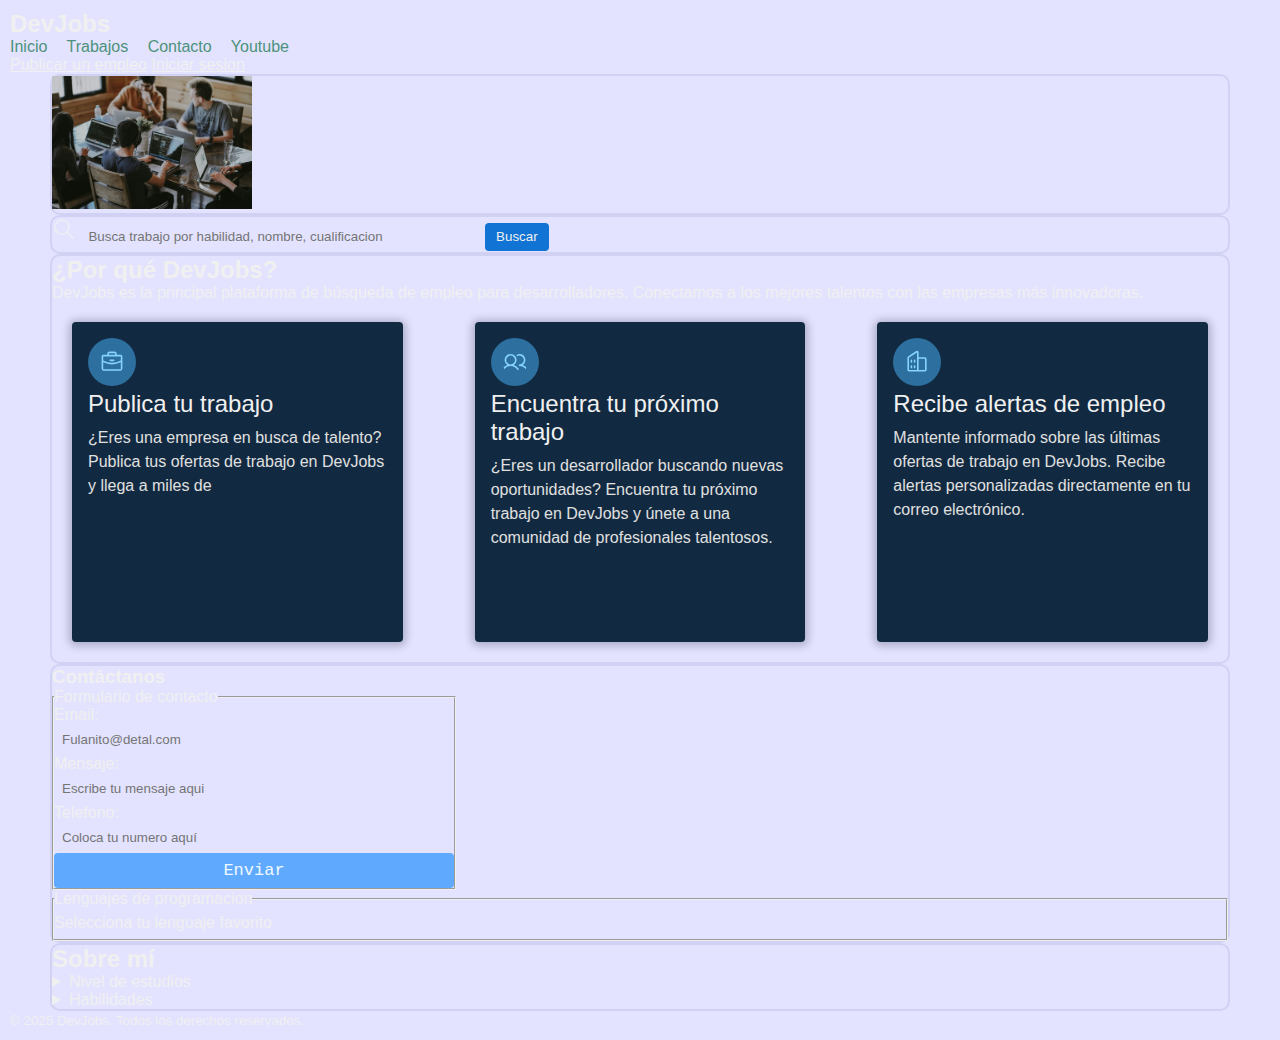
<file: index.html>
<!DOCTYPE html>
<html lang="es">

<head>
    <meta charset="UTF-8">
    <meta name="viewport" content="width=device-width, initial-scale=1.0">
    <meta name ="robots" content="index, follow"> 
    <meta name="description" content="Pagina para encontrar los mejores trabajos del mundo">
    <title>Curso JSCAMP</title>
    <meta name="theme-color" content="#09f">

    <link rel="stylesheet" href="style.css">
    <style>
        body{
            background-color: rgb(227, 227, 255);
        }
        .link{
            text-decoration: none;
            margin-right: 15px;
            color: rgb(76, 146, 123);
        }
        .buttons{
            font-family: monospace;
            font-size: 17px;
            border: none;   
            background-color: rgb(95, 170, 255);        
            color:aliceblue; 
        }
    </style>


</head>

<body>
    <header>
        <h2>DevJobs</h2>
        <nav>
            <a class="link" href="">Inicio</a>
            <a class="link" href="">Trabajos</a>
            <a class="link" href="">Contacto</a>
            <a class="link" href="https://www.youtube.com/" target="_blank" rel="noreferred" >Youtube</a>
        </nav>

        <div>
            <a href="">Publicar un empleo</a>
            <a href="">Iniciar sesion</a>
        </div>


    </header>

    <main>

        <section>
            <img src="./background.webp" alt="Foto de fondo" width="200px" />
        </section>

        <section>
            <form role="search">
                <svg xmlns="http://www.w3.org/2000/svg" width="24" height="24" viewBox="0 0 24 24" fill="none"
                    stroke="currentColor" stroke-width="1.25" stroke-linecap="round" stroke-linejoin="round"
                    class="icon icon-tabler icons-tabler-outline icon-tabler-search">
                    <path stroke="none" d="M0 0h24v24H0z" fill="none" />
                    <path d="M10 10m-7 0a7 7 0 1 0 14 0a7 7 0 1 0 -14 0" />
                    <path d="M21 21l-6 -6" />
                </svg>
                <input type="text" placeholder="Busca trabajo por habilidad, nombre, cualificacion">
                <button action="submit">Buscar</button>

            </form>
        </section>

        <section>

            <header>
                <h2>¿Por qué DevJobs?</h2>
                <p>DevJobs es la principal plataforma de búsqueda de empleo para desarrolladores. Conectamos a los
                    mejores
                    talentos con las empresas más innovadoras.</p>
            </header>
<!-- Comentario de ejemplo-->



            <footer>
                <article>
                    <svg fill="currentColor" height="32" viewBox="0 0 256 256" width="32"
                        xmlns="http://www.w3.org/2000/svg" aria-hidden="true">
                        <path
                            d="M216,56H176V48a24,24,0,0,0-24-24H104A24,24,0,0,0,80,48v8H40A16,16,0,0,0,24,72V200a16,16,0,0,0,16,16H216a16,16,0,0,0,16-16V72A16,16,0,0,0,216,56ZM96,48a8,8,0,0,1,8-8h48a8,8,0,0,1,8,8v8H96ZM216,72v41.61A184,184,0,0,1,128,136a184.07,184.07,0,0,1-88-22.38V72Zm0,128H40V131.64A200.19,200.19,0,0,0,128,152a200.25,200.25,0,0,0,88-20.37V200ZM104,112a8,8,0,0,1,8-8h32a8,8,0,0,1,0,16H112A8,8,0,0,1,104,112Z">
                        </path>
                    </svg>
                    <h2>Publica tu trabajo</h2>
                    <p>¿Eres una empresa en busca de talento? Publica tus ofertas de trabajo en DevJobs y llega a miles
                        de </p>
                </article>
                <article>
                    <svg fill="currentColor" height="32" viewBox="0 0 256 256" width="32"
                        xmlns="http://www.w3.org/2000/svg" aria-hidden="true">
                        <path
                            d="M117.25,157.92a60,60,0,1,0-66.5,0A95.83,95.83,0,0,0,3.53,195.63a8,8,0,1,0,13.4,8.74,80,80,0,0,1,134.14,0,8,8,0,0,0,13.4-8.74A95.83,95.83,0,0,0,117.25,157.92ZM40,108a44,44,0,1,1,44,44A44.05,44.05,0,0,1,40,108Zm210.14,98.7a8,8,0,0,1-11.07-2.33A79.83,79.83,0,0,0,172,168a8,8,0,0,1,0-16,44,44,0,1,0-16.34-84.87,8,8,0,1,1-5.94-14.85,60,60,0,0,1,55.53,105.64,95.83,95.83,0,0,1,47.22,37.71A8,8,0,0,1,250.14,206.7Z">
                        </path>
                    </svg>
                    <h2>Encuentra tu próximo trabajo</h2>
                    <p>¿Eres un desarrollador buscando nuevas oportunidades? Encuentra tu próximo trabajo en DevJobs y
                        únete a una comunidad de profesionales talentosos.</p>
                </article>
                <article>
                    <svg fill="currentColor" height="32" viewBox="0 0 256 256" width="32"
                        xmlns="http://www.w3.org/2000/svg" aria-hidden="true">
                        <path
                            d="M240,208H224V96a16,16,0,0,0-16-16H144V32a16,16,0,0,0-24.88-13.32L39.12,72A16,16,0,0,0,32,85.34V208H16a8,8,0,0,0,0,16H240a8,8,0,0,0,0-16ZM208,96V208H144V96ZM48,85.34,128,32V208H48ZM112,112v16a8,8,0,0,1-16,0V112a8,8,0,1,1,16,0Zm-32,0v16a8,8,0,0,1-16,0V112a8,8,0,1,1,16,0Zm0,56v16a8,8,0,0,1-16,0V168a8,8,0,0,1,16,0Zm32,0v16a8,8,0,0,1-16,0V168a8,8,0,0,1,16,0Z">
                        </path>
                    </svg>
                    <h2>Recibe alertas de empleo
                    </h2>
                    <p>Mantente informado sobre las últimas ofertas de trabajo en DevJobs. Recibe alertas personalizadas
                        directamente en tu correo electrónico.</p>
                </article>
            </footer>
        </section>

        <section>
            <h3>Contáctanos</h3>

            <form method="post", action="/">
                <fieldset style="width: 400px;">
                    <legend>Formulario de contacto</legend>

                    <label for="name">Email:</label>
                    <input type="email" id="name" name="name" required placeholder="Fulanito@detal.com">
                    

                    <label style="display: block"> Mensaje:
                        <input type="text" name="message" required placeholder="Escribe tu mensaje aqui">
                        
                    </label>

                    <label style="display: block"> Telefono:
                        <input type="tel" name="number" required placeholder="Coloca tu numero aquí">
                        
                    </label>


                    <input class="buttons" type="submit" value="Enviar">

                </fieldset>

                <fieldset>
                    <legend>Lenguajes de programacion</legend>

                    <datalist id="languages">
                        <option value="javascripts">javascripts</option>
                        <option value="python">python</option>
                        <option value="c++">c++</option>
                        <option value="c#">c#</option>
                    </datalist>

                    <label>Selecciona tu lenguaje favorito
                        <input list="languages" name="languages">

                    </label>

                </fieldset>


            </form>


        </section>

        


        <section>
            <h2>Sobre mí</h2>

            <details>
                <summary>Nivel de estudios</summary>
                <p>Estudiante de Ingeniería en Informática.</p>
            </details>

            <details>
                <summary>Habilidades</summary>
                <ul>
                    <li>Desarrollo web</li>
                    <li>Programación en JavaScript</li>
                    <li>Gestión de bases de datos</li>
                </ul>
            </details>
        </section>



    </main>

    <footer>
        <small>&copy; 2025 DevJobs. Todos los derechos reservados.</small>
    </footer>

</body>

</html>
</file>
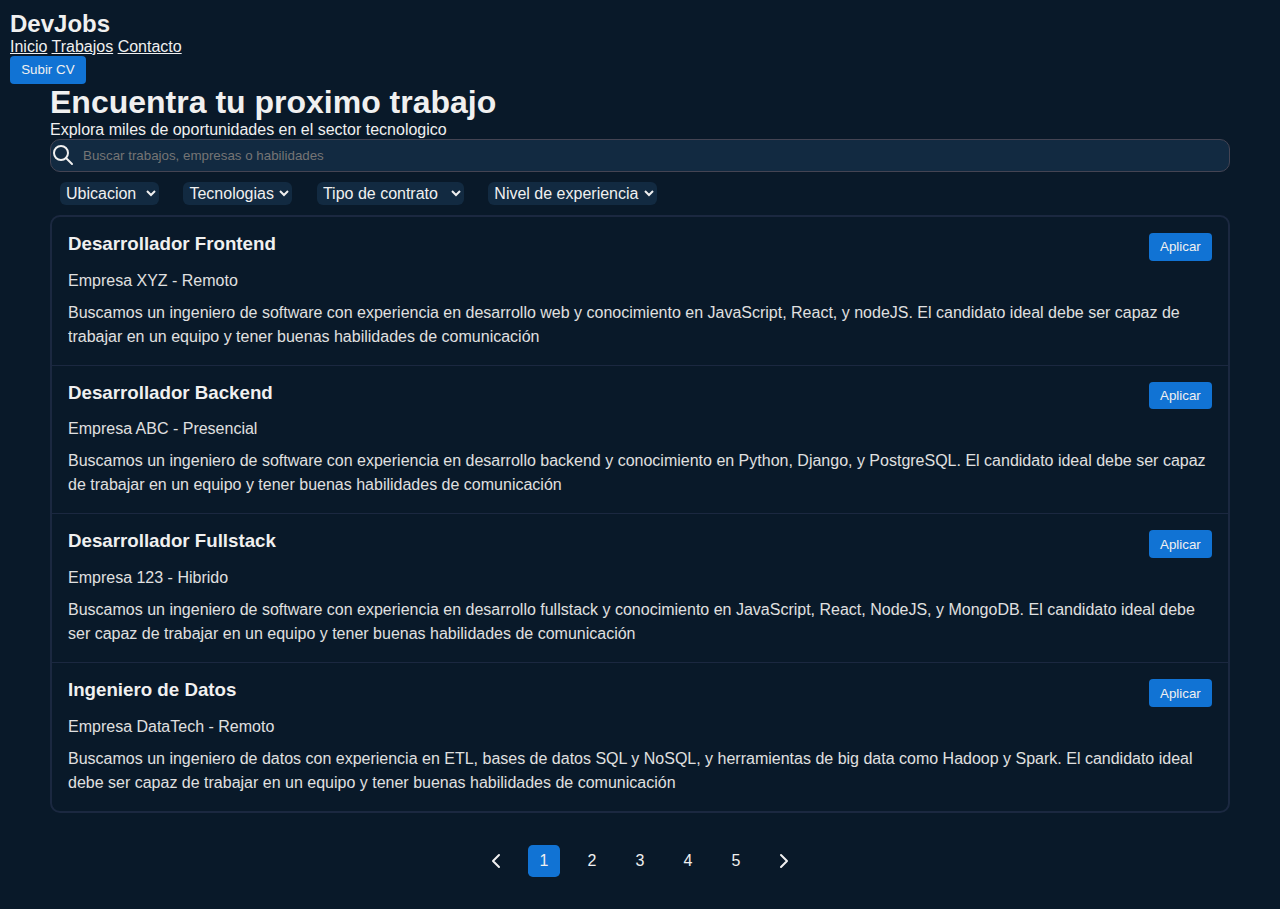
<file: busqueda.html>
<!DOCTYPE html>
<html lang="en">
<head>
    <meta charset="UTF-8">
    <meta name="viewport" content="width=device-width, initial-scale=1.0">
    <title>Pagina de busqueda</title>
    <link rel="stylesheet" href="style.css">
    <script type="module" src="./script.js"></script>
</head>
<body>
    
    <header>
        <h2>DevJobs</h2>
        <nav>
            <a href="./index.html">Inicio</a>
            <a href="https://www.youtube.com" target="_blank" rel="noopener noreferrer">Trabajos</a>
            <a href="">Contacto</a>
        </nav>

        <button>Subir CV</button>
    </header>



    <main>
        <h1>Encuentra tu proximo trabajo</h1> 
        <p>Explora miles de oportunidades en el sector tecnologico</p>
        
        <label action="">
            <svg xmlns="http://www.w3.org/2000/svg" width="24" height="24" viewBox="0 0 24 24" fill="none" stroke="currentColor" stroke-width="2" stroke-linecap="round" stroke-linejoin="round" class="icon icon-tabler icons-tabler-outline icon-tabler-search"><path stroke="none" d="M0 0h24v24H0z" fill="none"/><path d="M10 10m-7 0a7 7 0 1 0 14 0a7 7 0 1 0 -14 0" /><path d="M21 21l-6 -6" /></svg>
            <input type="text" placeholder="Buscar trabajos, empresas o habilidades">

           

        </label>

         <select name="Ubicacion" id="" >
                <option value="" disabled selected hidden>Ubicacion</option>
                <option value="">Ubicacion</option>
                <option value="">Remoto</option>
                <option value="">Presencial</option>
                <option value="">Hibrido</option>
        </select>

        <select name="Tecnologias" id="" >
                <option value="" disabled selected hidden>Tecnologias</option>
                <option value="">JavaScript</option>
                <option value="">Python</option>
                <option value="">Java</option>
        </select>

        <select name="Tipo de contrato" id="">
                <option value="" disabled selected hidden>Tipo de contrato</option>
                <option value="">Tiempo completo</option>
                <option value="">Medio tiempo</option>
                <option value="">Freelance</option>
        </select>

        <select name="nivel de experiencia" id="">
                <option value="" disabled selected hidden>Nivel de experiencia</option>
                <option value="">Junior</option>
                <option value="">Semi-Senior</option>
                <option value="">Senior</option>
        </select>



        <section class="search-container">

            <article>
                <header>
                    <h3>Desarrollador Frontend</h3>
                    <a href="./pages/desarrollo.html"><button class="boton-aplicar">Aplicar</button></a>
                </header>
                <main>
                    <p>Empresa XYZ - Remoto</p>
                    <p>Buscamos un ingeniero de software con experiencia en desarrollo web y conocimiento en JavaScript, React, y nodeJS. El candidato ideal debe ser capaz de trabajar en un equipo y tener buenas habilidades de comunicación</p>
                </main>
            </article>

            <article>
                <header>
                    <h3>Desarrollador Backend</h3>
                    <button class="boton-aplicar">Aplicar</button>
                </header>
                <main>
                    <p>Empresa ABC - Presencial</p>
                    <p>Buscamos un ingeniero de software con experiencia en desarrollo backend y conocimiento en Python, Django, y PostgreSQL. El candidato ideal debe ser capaz de trabajar en un equipo y tener buenas habilidades de comunicación</p>
                </main>
            </article>
            <article href="./pages/desarrollo.html">
                <header>
                    <h3>Desarrollador Fullstack</h3>
                    <button class="boton-aplicar">Aplicar</button>
                </header>
                <main>
                    <p>Empresa 123 - Hibrido</p>
                    <p>Buscamos un ingeniero de software con experiencia en desarrollo fullstack y conocimiento en JavaScript, React, NodeJS, y MongoDB. El candidato ideal debe ser capaz de trabajar en un equipo y tener buenas habilidades de comunicación</p>
                </main>
            </article>
            <article>
                <header>
                    <h3>Ingeniero de Datos</h3>
                    <button class="boton-aplicar">Aplicar</button>
                </header>
                <main>
                    <p>Empresa DataTech - Remoto</p>
                    <p>Buscamos un ingeniero de datos con experiencia en ETL, bases de datos SQL y NoSQL, y herramientas de big data como Hadoop y Spark. El candidato ideal debe ser capaz de trabajar en un equipo y tener buenas habilidades de comunicación</p>
                </main>
            </article>


        </section>

        <nav class="pagination">
            <a href="#"><svg xmlns="http://www.w3.org/2000/svg" width="24" height="24" viewBox="0 0 24 24" fill="none" stroke="currentColor" stroke-width="2" stroke-linecap="round" stroke-linejoin="round" class="icon icon-tabler icons-tabler-outline icon-tabler-chevron-left"><path stroke="none" d="M0 0h24v24H0z" fill="none"/><path d="M15 6l-6 6l6 6" /></svg></a>
            <a class="is-active" href="#">1</a>
            <a href="#">2</a>
            <a href="#">3</a>
            <a href="#">4</a>
            <a href="#">5</a>
            <a href="#"><svg xmlns="http://www.w3.org/2000/svg" width="24" height="24" viewBox="0 0 24 24" fill="none" stroke="currentColor" stroke-width="2" stroke-linecap="round" stroke-linejoin="round" class="icon icon-tabler icons-tabler-outline icon-tabler-chevron-right"><path stroke="none" d="M0 0h24v24H0z" fill="none"/><path d="M9 6l6 6l-6 6" /></svg></a>
        </nav>

    </main>





</body>
</html>
</file>
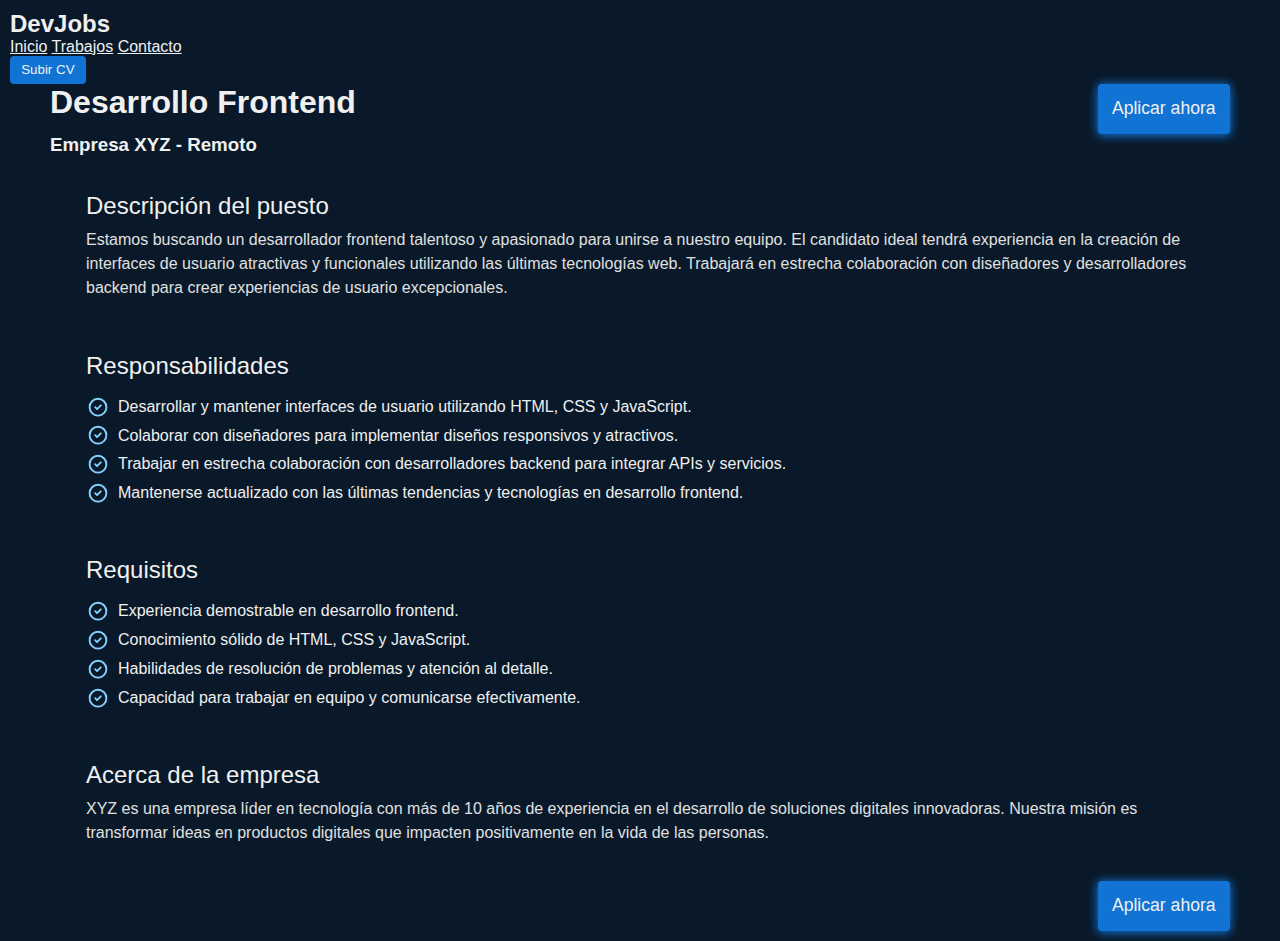
<file: pages/desarrollo.html>
<!DOCTYPE html>
<html lang="en">
<head>
    <meta charset="UTF-8">
    <meta name="viewport" content="width=device-width, initial-scale=1.0">
    <title>Pagina de busqueda</title>
    <link rel="stylesheet" href="../style.css">
    <script type="module" src="../script.js"></script>
</head>
<body>
    
    <header>
        <h2>DevJobs</h2>
        <nav>
            <a href="../index.html">Inicio</a>
            <a href="https://www.youtube.com" target="_blank" rel="noopener noreferrer">Trabajos</a>
            <a href="../contacto.html">Contacto</a>
        </nav>

        <button>Subir CV</button>
    </header>



    <main>
        <header>
            <h1>Desarrollo Frontend</h1> 
            <button class="aplicar-boton">Aplicar ahora</button>
        </header>
        <h3>Empresa XYZ - Remoto</h3>
        
        <main>
            <article class="detalles-trabajo">
                <h2>Descripción del puesto</h2>
                <p>Estamos buscando un desarrollador frontend talentoso y apasionado para unirse a nuestro equipo. El candidato ideal tendrá experiencia en la creación de interfaces de usuario atractivas y funcionales utilizando las últimas tecnologías web. Trabajará en estrecha colaboración con diseñadores y desarrolladores backend para crear experiencias de usuario excepcionales.</p>
            </article>     
            <article class="detalles-trabajo">
                <h2>Responsabilidades</h2>
                <ul>
                    
                    
                    
                    <li><svg xmlns="http://www.w3.org/2000/svg" width="24" height="24" viewBox="0 0 24 24" fill="none" stroke="currentColor" stroke-width="2" stroke-linecap="round" stroke-linejoin="round" class="icon icon-tabler icons-tabler-outline icon-tabler-circle-check"><path stroke="none" d="M0 0h24v24H0z" fill="none"/><path d="M3 12a9 9 0 1 0 18 0a9 9 0 1 0 -18 0" /><path d="M9 12l2 2l4 -4" /></svg>
                        Desarrollar y mantener interfaces de usuario utilizando HTML, CSS y JavaScript.</li>
                    
                    <li><svg xmlns="http://www.w3.org/2000/svg" width="24" height="24" viewBox="0 0 24 24" fill="none" stroke="currentColor" stroke-width="2" stroke-linecap="round" stroke-linejoin="round" class="icon icon-tabler icons-tabler-outline icon-tabler-circle-check"><path stroke="none" d="M0 0h24v24H0z" fill="none"/><path d="M3 12a9 9 0 1 0 18 0a9 9 0 1 0 -18 0" /><path d="M9 12l2 2l4 -4" /></svg>Colaborar con diseñadores para implementar diseños responsivos y atractivos.</li>
                    
                    <li><svg xmlns="http://www.w3.org/2000/svg" width="24" height="24" viewBox="0 0 24 24" fill="none" stroke="currentColor" stroke-width="2" stroke-linecap="round" stroke-linejoin="round" class="icon icon-tabler icons-tabler-outline icon-tabler-circle-check"><path stroke="none" d="M0 0h24v24H0z" fill="none"/><path d="M3 12a9 9 0 1 0 18 0a9 9 0 1 0 -18 0" /><path d="M9 12l2 2l4 -4" /></svg>Trabajar en estrecha colaboración con desarrolladores backend para integrar APIs y servicios.</li>
                    <li><svg xmlns="http://www.w3.org/2000/svg" width="24" height="24" viewBox="0 0 24 24" fill="none" stroke="currentColor" stroke-width="2" stroke-linecap="round" stroke-linejoin="round" class="icon icon-tabler icons-tabler-outline icon-tabler-circle-check"><path stroke="none" d="M0 0h24v24H0z" fill="none"/><path d="M3 12a9 9 0 1 0 18 0a9 9 0 1 0 -18 0" /><path d="M9 12l2 2l4 -4" /></svg>Mantenerse actualizado con las últimas tendencias y tecnologías en desarrollo frontend.</li>
                </ul>
            </article>
            <article class="detalles-trabajo">
                <h2>Requisitos</h2>
                <ul>
                    <li><svg xmlns="http://www.w3.org/2000/svg" width="24" height="24" viewBox="0 0 24 24" fill="none" stroke="currentColor" stroke-width="2" stroke-linecap="round" stroke-linejoin="round" class="icon icon-tabler icons-tabler-outline icon-tabler-circle-check"><path stroke="none" d="M0 0h24v24H0z" fill="none"/><path d="M3 12a9 9 0 1 0 18 0a9 9 0 1 0 -18 0" /><path d="M9 12l2 2l4 -4" /></svg>Experiencia demostrable en desarrollo frontend.</li>
                    <li><svg xmlns="http://www.w3.org/2000/svg" width="24" height="24" viewBox="0 0 24 24" fill="none" stroke="currentColor" stroke-width="2" stroke-linecap="round" stroke-linejoin="round" class="icon icon-tabler icons-tabler-outline icon-tabler-circle-check"><path stroke="none" d="M0 0h24v24H0z" fill="none"/><path d="M3 12a9 9 0 1 0 18 0a9 9 0 1 0 -18 0" /><path d="M9 12l2 2l4 -4" /></svg>Conocimiento sólido de HTML, CSS y JavaScript.</li>
                    <li><svg xmlns="http://www.w3.org/2000/svg" width="24" height="24" viewBox="0 0 24 24" fill="none" stroke="currentColor" stroke-width="2" stroke-linecap="round" stroke-linejoin="round" class="icon icon-tabler icons-tabler-outline icon-tabler-circle-check"><path stroke="none" d="M0 0h24v24H0z" fill="none"/><path d="M3 12a9 9 0 1 0 18 0a9 9 0 1 0 -18 0" /><path d="M9 12l2 2l4 -4" /></svg>Habilidades de resolución de problemas y atención al detalle.</li>
                    <li><svg xmlns="http://www.w3.org/2000/svg" width="24" height="24" viewBox="0 0 24 24" fill="none" stroke="currentColor" stroke-width="2" stroke-linecap="round" stroke-linejoin="round" class="icon icon-tabler icons-tabler-outline icon-tabler-circle-check"><path stroke="none" d="M0 0h24v24H0z" fill="none"/><path d="M3 12a9 9 0 1 0 18 0a9 9 0 1 0 -18 0" /><path d="M9 12l2 2l4 -4" /></svg>Capacidad para trabajar en equipo y comunicarse efectivamente.</li>
                </ul>
            </article>
            <article class="detalles-trabajo">   
                <h2>Acerca de la empresa</h2>
                <p>XYZ es una empresa líder en tecnología con más de 10 años de experiencia en el desarrollo de soluciones digitales innovadoras. Nuestra misión es transformar ideas en productos digitales que impacten positivamente en la vida de las personas.</p>
            </article>       

            <div><button class="aplicar-boton">Aplicar ahora</button></div>
            



        </main>



</body>
</html>
</file>
<file: style.css>
:root{


    --testx-primary-color: rgb(240, 240, 240);
    --primary-background-color: rgb(9, 25, 41);
    --card_bacrkground-color: rgb(18, 42, 65);
    --secundary-shine: rgb(134, 211, 255);
    --primary-shine: rgb(45, 111, 158);
    --text-muted: rgb(224, 224, 224);
    --button-color: #1173d4;
}

*{
    margin: 0;
    padding: 0;
    box-sizing: border-box;
    color: var(--testx-primary-color);
    font-family: 'Segoe UI', Tahoma, Geneva, Verdana, sans-serif;
 }


article{
    background-color: var(--card_bacrkground-color);
    border-radius: 4px;
    margin: 20px;
    padding: 1rem;
    border: 0px;
    box-shadow: 0px 1px 9px 3px rgba(4, 9, 27, 0.247);

    >svg{
        fill: var(--secundary-shine);
        background-color: var(--primary-shine);
        border-radius: 50%;
        height: 48px;
        width: 48px;
        padding: 0.7rem;
       
    }
    p{
        color: var(--text-muted);
        margin-top: 0.5rem;
        line-height: 1.5rem;
    };

    h2{
        font-weight: 500;
    }


}
body{
    background-color: var(--primary-background-color);

    margin: 10px
 }

 
 main > section:nth-last-child(3) footer{
    display: grid;
    grid-template-columns: repeat(auto-fit, minmax(290px, 1fr));
    justify-content: center;
    align-items: center;
    gap: 2rem;

    article{
        height: 20rem;
    }
}

button{
    background-color: var(--button-color);
    border: none;
    border-radius:4px;
    color: var(--testx-primary-color);
    padding: 0.4rem 0.7rem;
    cursor: pointer;
    &:active{
        transform: scale(0.95)
    }
    &:hover{
        background-color: var(--text-muted);
        color: var(--primary-background-color);
    
    }
    &.is-disabled{
        background-color: gray;
        cursor: not-allowed;
        pointer-events: none;
    }
}

input{
    border-radius: 4px;
    border: none;
    padding: 0.5rem;
    background-color: transparent;
    min-width: 400px;
}

select{
    background-color: var(--card_bacrkground-color);
    border: none;
    border-radius: 6px;
    font-size: 16px; 
    margin: 10px;
    padding: 2px;
    &:hover{
        cursor: pointer;
        background-color: var(--button-color);
    }
}

main > label{
    background-color: var(--card_bacrkground-color);
    display: flex;
    align-items: center;
    border: 1px solid rgb(68, 68, 83);
    border-radius: 10px;
}

body > main{
    margin : 0 40px;
}

section > article > header{
    display: flex;
    justify-content: space-between;
}

main > section > article{
    &:hover{
        box-shadow: 0px 4px 12px 4px rgba(4, 9, 27, 0.247);
        transform: translateY(-5px);
        transition: all 0.3s;
        cursor: pointer;
    }
    margin: 0;
    box-shadow: none;
    border-radius: 0;
    background-color: transparent;
    border-bottom: 1px solid rgba(120, 120, 182, 0.164);
    &:last-child{
        border-bottom: none;
    }
}

main > section{
    border: 2px solid rgba(120, 120, 182, 0.164);
    border-radius: 10px;
}

.pagination{
display: flex;
align-items: center;
justify-content: center;
gap: 1rem;
margin-block: 2rem;


 a{
    text-decoration: none; 
    display: flex;
    justify-content: center;
    align-items: center;
    width: 2rem;
    height: 2rem;
    border-radius: 0.3rem;
    transition: all 0.3s;
    &.is-active{
        background-color: var(--button-color);
        pointer-events: none;
    }
    &:hover, &:focus{
        background-color: var(--text-muted);
        color: var(--primary-background-color);                 
    }
    &:active{
        transform: scale(0.95);
    }
 }
}



.detalles-trabajo{
    background-color: transparent;
    box-shadow: none;

    >ul{
        list-style: none;
        display: flex;
        flex-direction: column;
        justify-content: center;
        gap: 0.4rem;
        
        >li{
            &:first-child{
                margin-top: 1rem;
            }
            display: flex;
            align-items: center;
            gap: 0.5rem;
            >svg{
                stroke: var(--secundary-shine);   
                height: 1.4rem;
            }
        }
    }

}

main > div{
    display: flex;
    justify-content:end;
}

main > header{
    display: flex;
    justify-content: space-between;
}

.aplicar-boton{
    font-size: 1.1rem;
    padding: 0.9rem ;
    box-shadow: 0px 1px 10px 1px var(--button-color);
}
</file>
